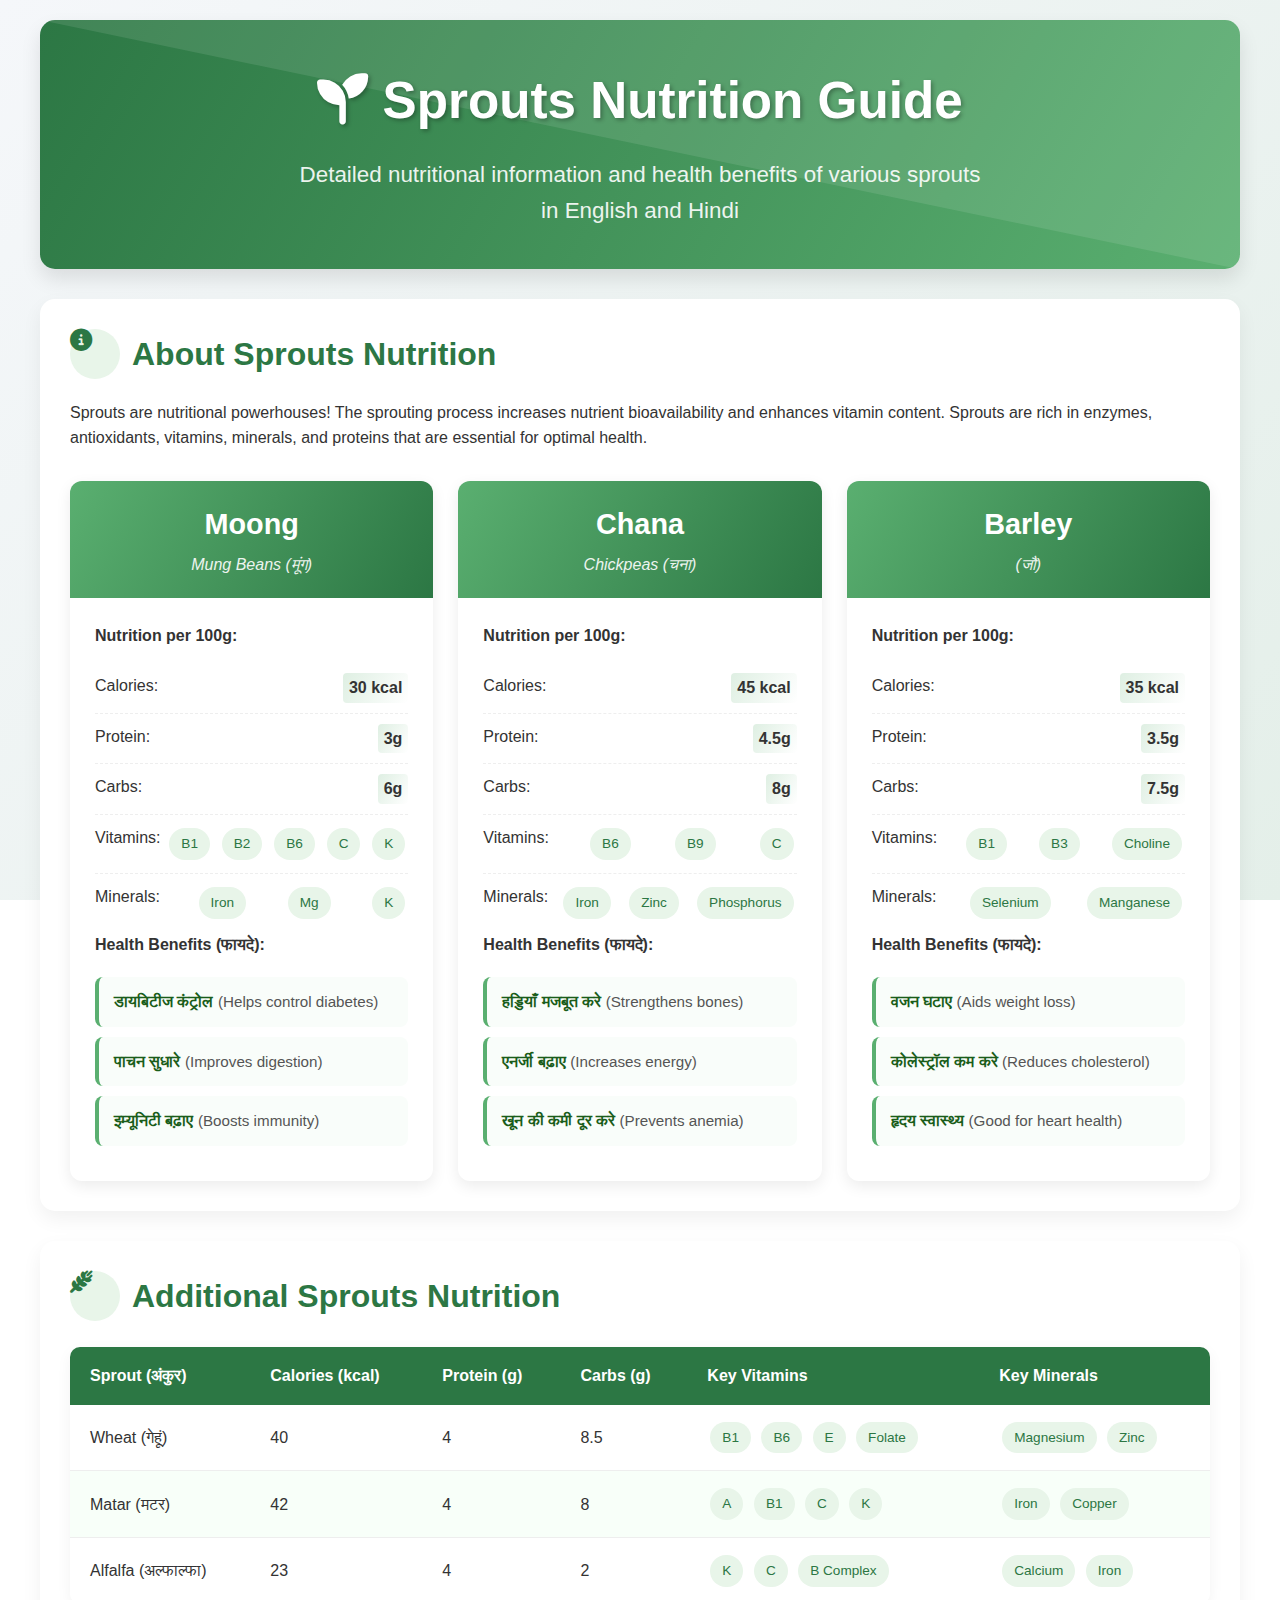
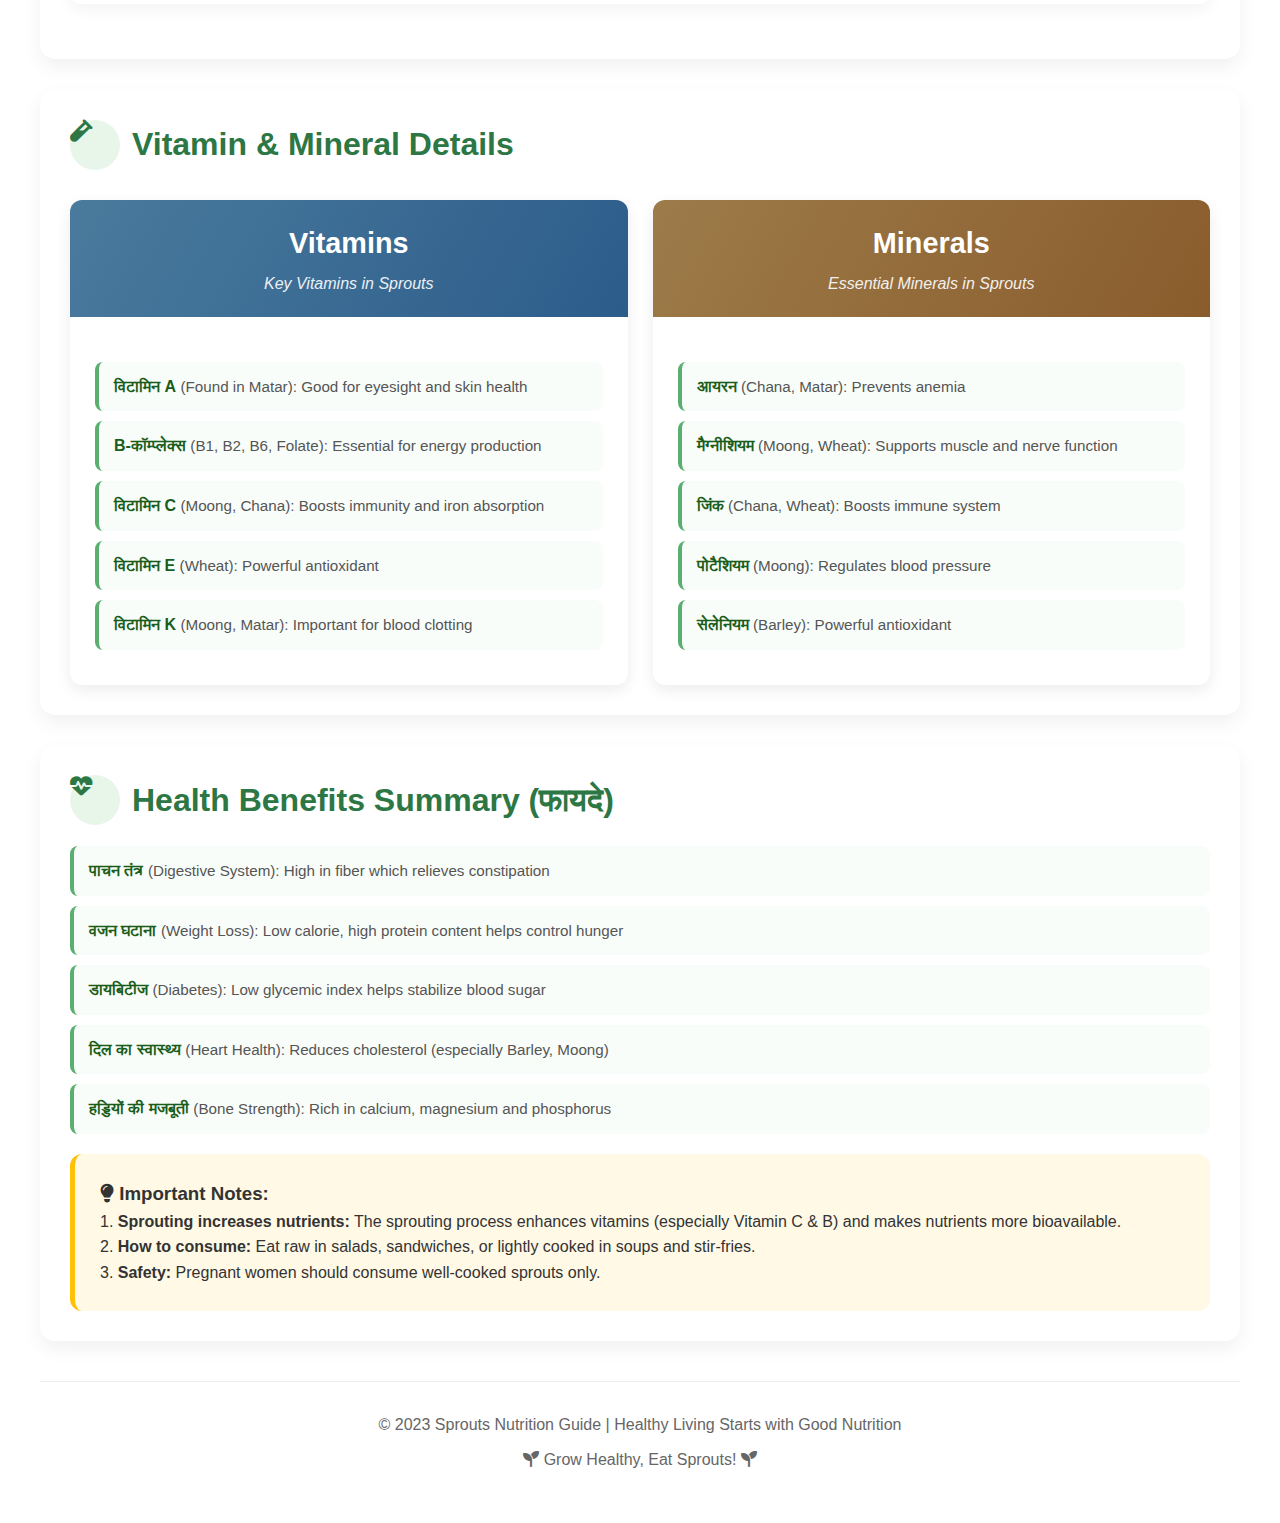
<file: nutration.html>
<!DOCTYPE html>
<html lang="en">
<head>
    <meta charset="UTF-8">
    <meta name="viewport" content="width=device-width, initial-scale=1.0">
    <title>Sprouts Nutrition Guide - Health Benefits & Nutrients</title>
    <link rel="stylesheet" href="https://cdnjs.cloudflare.com/ajax/libs/font-awesome/6.4.0/css/all.min.css">
    <style>
        * {
            margin: 0;
            padding: 0;
            box-sizing: border-box;
            font-family: 'Segoe UI', Tahoma, Geneva, Verdana, sans-serif;
        }
        
        body {
            background: linear-gradient(135deg, #f5f7fa 0%, #e4efe9 100%);
            color: #333;
            line-height: 1.6;
            padding: 20px;
            background-attachment: fixed;
        }
        
        .container {
            max-width: 1200px;
            margin: 0 auto;
        }
        
        header {
            text-align: center;
            padding: 40px 20px;
            background: linear-gradient(120deg, #2c7744, #5aaf70);
            color: white;
            border-radius: 15px;
            margin-bottom: 30px;
            box-shadow: 0 10px 20px rgba(0,0,0,0.1);
            position: relative;
            overflow: hidden;
        }
        
        header::before {
            content: "";
            position: absolute;
            top: 0;
            left: 0;
            width: 100%;
            height: 100%;
            background: url('data:image/svg+xml;utf8,<svg xmlns="http://www.w3.org/2000/svg" viewBox="0 0 100 100" preserveAspectRatio="none"><path d="M0,0 L100,0 L100,100 Z" fill="rgba(255,255,255,0.1)"/></svg>');
            background-size: cover;
        }
        
        h1 {
            font-size: 3.2rem;
            margin-bottom: 15px;
            text-shadow: 2px 2px 4px rgba(0,0,0,0.3);
            position: relative;
        }
        
        .subtitle {
            font-size: 1.4rem;
            max-width: 700px;
            margin: 0 auto;
            opacity: 0.9;
            position: relative;
        }
        
        .info-box {
            background: white;
            border-radius: 15px;
            padding: 30px;
            margin-bottom: 30px;
            box-shadow: 0 8px 20px rgba(0,0,0,0.06);
            transition: transform 0.3s ease;
        }
        
        .info-box:hover {
            transform: translateY(-5px);
        }
        
        h2 {
            color: #2c7744;
            margin-bottom: 20px;
            font-size: 2rem;
            display: flex;
            align-items: center;
            gap: 12px;
        }
        
        h2 i {
            background: #e8f5e9;
            width: 50px;
            height: 50px;
            border-radius: 50%;
            display: flex;
            align-items: center;
            justify-content: center;
            font-size: 1.4rem;
        }
        
        .sprout-grid {
            display: grid;
            grid-template-columns: repeat(auto-fit, minmax(300px, 1fr));
            gap: 25px;
            margin-top: 30px;
        }
        
        .sprout-card {
            background: white;
            border-radius: 12px;
            overflow: hidden;
            box-shadow: 0 5px 15px rgba(0,0,0,0.08);
            transition: all 0.3s ease;
            position: relative;
        }
        
        .sprout-card:hover {
            transform: translateY(-8px);
            box-shadow: 0 12px 25px rgba(0,0,0,0.15);
        }
        
        .card-header {
            background: linear-gradient(120deg, #5aaf70, #2c7744);
            color: white;
            padding: 20px;
            text-align: center;
        }
        
        .card-header h3 {
            font-size: 1.8rem;
            margin: 0;
        }
        
        .card-header p {
            font-style: italic;
            opacity: 0.9;
            margin-top: 5px;
        }
        
        .card-content {
            padding: 25px;
        }
        
        .nutrient-list {
            list-style: none;
            margin-top: 15px;
        }
        
        .nutrient-list li {
            padding: 10px 0;
            border-bottom: 1px dashed #eee;
            display: flex;
            justify-content: space-between;
        }
        
        .nutrient-list li:last-child {
            border-bottom: none;
        }
        
        .benefit-list {
            list-style: none;
            margin-top: 20px;
        }
        
        .benefit-list li {
            background: #f9fdfa;
            padding: 12px 15px;
            margin-bottom: 10px;
            border-radius: 8px;
            border-left: 4px solid #5aaf70;
        }
        
        .hindi {
            font-family: 'Nirmala UI', 'Arial Unicode MS', sans-serif;
            font-weight: bold;
            color: #1a5d1a;
        }
        
        .english {
            color: #555;
            font-size: 0.95rem;
        }
        
        .highlight {
            background: linear-gradient(120deg, rgba(92, 175, 112, 0.2), transparent);
            padding: 2px 6px;
            border-radius: 4px;
            font-weight: 600;
        }
        
        .nutrition-table {
            width: 100%;
            border-collapse: collapse;
            margin: 25px 0;
            border-radius: 10px;
            overflow: hidden;
            box-shadow: 0 5px 15px rgba(0,0,0,0.05);
        }
        
        .nutrition-table th {
            background: #2c7744;
            color: white;
            text-align: left;
            padding: 16px 20px;
            font-weight: 600;
        }
        
        .nutrition-table td {
            padding: 14px 20px;
            border-bottom: 1px solid #eee;
        }
        
        .nutrition-table tr:nth-child(even) {
            background-color: #f8fff9;
        }
        
        .nutrition-table tr:last-child td {
            border-bottom: none;
        }
        
        .tag {
            display: inline-block;
            background: #e8f5e9;
            color: #2c7744;
            padding: 5px 12px;
            border-radius: 20px;
            font-size: 0.85rem;
            margin: 3px;
            font-weight: 500;
        }
        
        .notes {
            background: #fff9e6;
            padding: 25px;
            border-radius: 12px;
            border-left: 5px solid #ffc107;
            margin-top: 20px;
        }
        
        footer {
            text-align: center;
            padding: 30px;
            color: #666;
            margin-top: 40px;
            border-top: 1px solid #eee;
        }
        
        @media (max-width: 768px) {
            .sprout-grid {
                grid-template-columns: 1fr;
            }
            
            h1 {
                font-size: 2.5rem;
            }
            
            .subtitle {
                font-size: 1.1rem;
            }
        }
    </style>
</head>
<body>
    <div class="container">
        <header>
            <h1><i class="fas fa-seedling"></i> Sprouts Nutrition Guide</h1>
            <p class="subtitle">Detailed nutritional information and health benefits of various sprouts in English and Hindi</p>
        </header>
        
        <div class="info-box">
            <h2><i class="fas fa-info-circle"></i> About Sprouts Nutrition</h2>
            <p>Sprouts are nutritional powerhouses! The sprouting process increases nutrient bioavailability and enhances vitamin content. Sprouts are rich in enzymes, antioxidants, vitamins, minerals, and proteins that are essential for optimal health.</p>
            
            <div class="sprout-grid">
                <div class="sprout-card">
                    <div class="card-header">
                        <h3>Moong</h3>
                        <p>Mung Beans (मूंग)</p>
                    </div>
                    <div class="card-content">
                        <p><strong>Nutrition per 100g:</strong></p>
                        <ul class="nutrient-list">
                            <li>Calories: <span class="highlight">30 kcal</span></li>
                            <li>Protein: <span class="highlight">3g</span></li>
                            <li>Carbs: <span class="highlight">6g</span></li>
                            <li>Vitamins: <span class="tag">B1</span> <span class="tag">B2</span> <span class="tag">B6</span> <span class="tag">C</span> <span class="tag">K</span></li>
                            <li>Minerals: <span class="tag">Iron</span> <span class="tag">Mg</span> <span class="tag">K</span></li>
                        </ul>
                        
                        <p><strong>Health Benefits (फायदे):</strong></p>
                        <ul class="benefit-list">
                            <li><span class="hindi">डायबिटीज कंट्रोल</span> <span class="english">(Helps control diabetes)</span></li>
                            <li><span class="hindi">पाचन सुधारे</span> <span class="english">(Improves digestion)</span></li>
                            <li><span class="hindi">इम्यूनिटी बढ़ाए</span> <span class="english">(Boosts immunity)</span></li>
                        </ul>
                    </div>
                </div>
                
                <div class="sprout-card">
                    <div class="card-header">
                        <h3>Chana</h3>
                        <p>Chickpeas (चना)</p>
                    </div>
                    <div class="card-content">
                        <p><strong>Nutrition per 100g:</strong></p>
                        <ul class="nutrient-list">
                            <li>Calories: <span class="highlight">45 kcal</span></li>
                            <li>Protein: <span class="highlight">4.5g</span></li>
                            <li>Carbs: <span class="highlight">8g</span></li>
                            <li>Vitamins: <span class="tag">B6</span> <span class="tag">B9</span> <span class="tag">C</span></li>
                            <li>Minerals: <span class="tag">Iron</span> <span class="tag">Zinc</span> <span class="tag">Phosphorus</span></li>
                        </ul>
                        
                        <p><strong>Health Benefits (फायदे):</strong></p>
                        <ul class="benefit-list">
                            <li><span class="hindi">हड्डियाँ मजबूत करे</span> <span class="english">(Strengthens bones)</span></li>
                            <li><span class="hindi">एनर्जी बढ़ाए</span> <span class="english">(Increases energy)</span></li>
                            <li><span class="hindi">खून की कमी दूर करे</span> <span class="english">(Prevents anemia)</span></li>
                        </ul>
                    </div>
                </div>
                
                <div class="sprout-card">
                    <div class="card-header">
                        <h3>Barley</h3>
                        <p>(जौ)</p>
                    </div>
                    <div class="card-content">
                        <p><strong>Nutrition per 100g:</strong></p>
                        <ul class="nutrient-list">
                            <li>Calories: <span class="highlight">35 kcal</span></li>
                            <li>Protein: <span class="highlight">3.5g</span></li>
                            <li>Carbs: <span class="highlight">7.5g</span></li>
                            <li>Vitamins: <span class="tag">B1</span> <span class="tag">B3</span> <span class="tag">Choline</span></li>
                            <li>Minerals: <span class="tag">Selenium</span> <span class="tag">Manganese</span></li>
                        </ul>
                        
                        <p><strong>Health Benefits (फायदे):</strong></p>
                        <ul class="benefit-list">
                            <li><span class="hindi">वजन घटाए</span> <span class="english">(Aids weight loss)</span></li>
                            <li><span class="hindi">कोलेस्ट्रॉल कम करे</span> <span class="english">(Reduces cholesterol)</span></li>
                            <li><span class="hindi">हृदय स्वास्थ्य</span> <span class="english">(Good for heart health)</span></li>
                        </ul>
                    </div>
                </div>
            </div>
        </div>
        
        <div class="info-box">
            <h2><i class="fas fa-wheat-alt"></i> Additional Sprouts Nutrition</h2>
            
            <table class="nutrition-table">
                <thead>
                    <tr>
                        <th>Sprout (अंकुर)</th>
                        <th>Calories (kcal)</th>
                        <th>Protein (g)</th>
                        <th>Carbs (g)</th>
                        <th>Key Vitamins</th>
                        <th>Key Minerals</th>
                    </tr>
                </thead>
                <tbody>
                    <tr>
                        <td>Wheat (गेहूं)</td>
                        <td>40</td>
                        <td>4</td>
                        <td>8.5</td>
                        <td><span class="tag">B1</span> <span class="tag">B6</span> <span class="tag">E</span> <span class="tag">Folate</span></td>
                        <td><span class="tag">Magnesium</span> <span class="tag">Zinc</span></td>
                    </tr>
                    <tr>
                        <td>Matar (मटर)</td>
                        <td>42</td>
                        <td>4</td>
                        <td>8</td>
                        <td><span class="tag">A</span> <span class="tag">B1</span> <span class="tag">C</span> <span class="tag">K</span></td>
                        <td><span class="tag">Iron</span> <span class="tag">Copper</span></td>
                    </tr>
                    <tr>
                        <td>Alfalfa (अल्फाल्फा)</td>
                        <td>23</td>
                        <td>4</td>
                        <td>2</td>
                        <td><span class="tag">K</span> <span class="tag">C</span> <span class="tag">B Complex</span></td>
                        <td><span class="tag">Calcium</span> <span class="tag">Iron</span></td>
                    </tr>
                </tbody>
            </table>
        </div>
        
        <div class="info-box">
            <h2><i class="fas fa-vial"></i> Vitamin & Mineral Details</h2>
            
            <div class="sprout-grid">
                <div class="sprout-card">
                    <div class="card-header" style="background: linear-gradient(120deg, #4a7b9d, #2c5c8a);">
                        <h3>Vitamins</h3>
                        <p>Key Vitamins in Sprouts</p>
                    </div>
                    <div class="card-content">
                        <ul class="benefit-list">
                            <li><span class="hindi">विटामिन A</span> <span class="english">(Found in Matar): Good for eyesight and skin health</span></li>
                            <li><span class="hindi">B-कॉम्प्लेक्स</span> <span class="english">(B1, B2, B6, Folate): Essential for energy production</span></li>
                            <li><span class="hindi">विटामिन C</span> <span class="english">(Moong, Chana): Boosts immunity and iron absorption</span></li>
                            <li><span class="hindi">विटामिन E</span> <span class="english">(Wheat): Powerful antioxidant</span></li>
                            <li><span class="hindi">विटामिन K</span> <span class="english">(Moong, Matar): Important for blood clotting</span></li>
                        </ul>
                    </div>
                </div>
                
                <div class="sprout-card">
                    <div class="card-header" style="background: linear-gradient(120deg, #9d7b4a, #8a5c2c);">
                        <h3>Minerals</h3>
                        <p>Essential Minerals in Sprouts</p>
                    </div>
                    <div class="card-content">
                        <ul class="benefit-list">
                            <li><span class="hindi">आयरन</span> <span class="english">(Chana, Matar): Prevents anemia</span></li>
                            <li><span class="hindi">मैग्नीशियम</span> <span class="english">(Moong, Wheat): Supports muscle and nerve function</span></li>
                            <li><span class="hindi">जिंक</span> <span class="english">(Chana, Wheat): Boosts immune system</span></li>
                            <li><span class="hindi">पोटैशियम</span> <span class="english">(Moong): Regulates blood pressure</span></li>
                            <li><span class="hindi">सेलेनियम</span> <span class="english">(Barley): Powerful antioxidant</span></li>
                        </ul>
                    </div>
                </div>
            </div>
        </div>
        
        <div class="info-box">
            <h2><i class="fas fa-heartbeat"></i> Health Benefits Summary (फायदे)</h2>
            
            <ul class="benefit-list" style="margin-top: 20px;">
                <li><span class="hindi">पाचन तंत्र</span> <span class="english">(Digestive System): High in fiber which relieves constipation</span></li>
                <li><span class="hindi">वजन घटाना</span> <span class="english">(Weight Loss): Low calorie, high protein content helps control hunger</span></li>
                <li><span class="hindi">डायबिटीज</span> <span class="english">(Diabetes): Low glycemic index helps stabilize blood sugar</span></li>
                <li><span class="hindi">दिल का स्वास्थ्य</span> <span class="english">(Heart Health): Reduces cholesterol (especially Barley, Moong)</span></li>
                <li><span class="hindi">हड्डियों की मजबूती</span> <span class="english">(Bone Strength): Rich in calcium, magnesium and phosphorus</span></li>
            </ul>
            
            <div class="notes">
                <h3><i class="fas fa-lightbulb"></i> Important Notes:</h3>
                <p>1. <strong>Sprouting increases nutrients:</strong> The sprouting process enhances vitamins (especially Vitamin C & B) and makes nutrients more bioavailable.</p>
                <p>2. <strong>How to consume:</strong> Eat raw in salads, sandwiches, or lightly cooked in soups and stir-fries.</p>
                <p>3. <strong>Safety:</strong> Pregnant women should consume well-cooked sprouts only.</p>
            </div>
        </div>
        
        <footer>
            <p>© 2023 Sprouts Nutrition Guide | Healthy Living Starts with Good Nutrition</p>
            <p style="margin-top: 10px;"><i class="fas fa-seedling"></i> Grow Healthy, Eat Sprouts! <i class="fas fa-seedling"></i></p>
        </footer>
    </div>
</body>
</html>
</file>
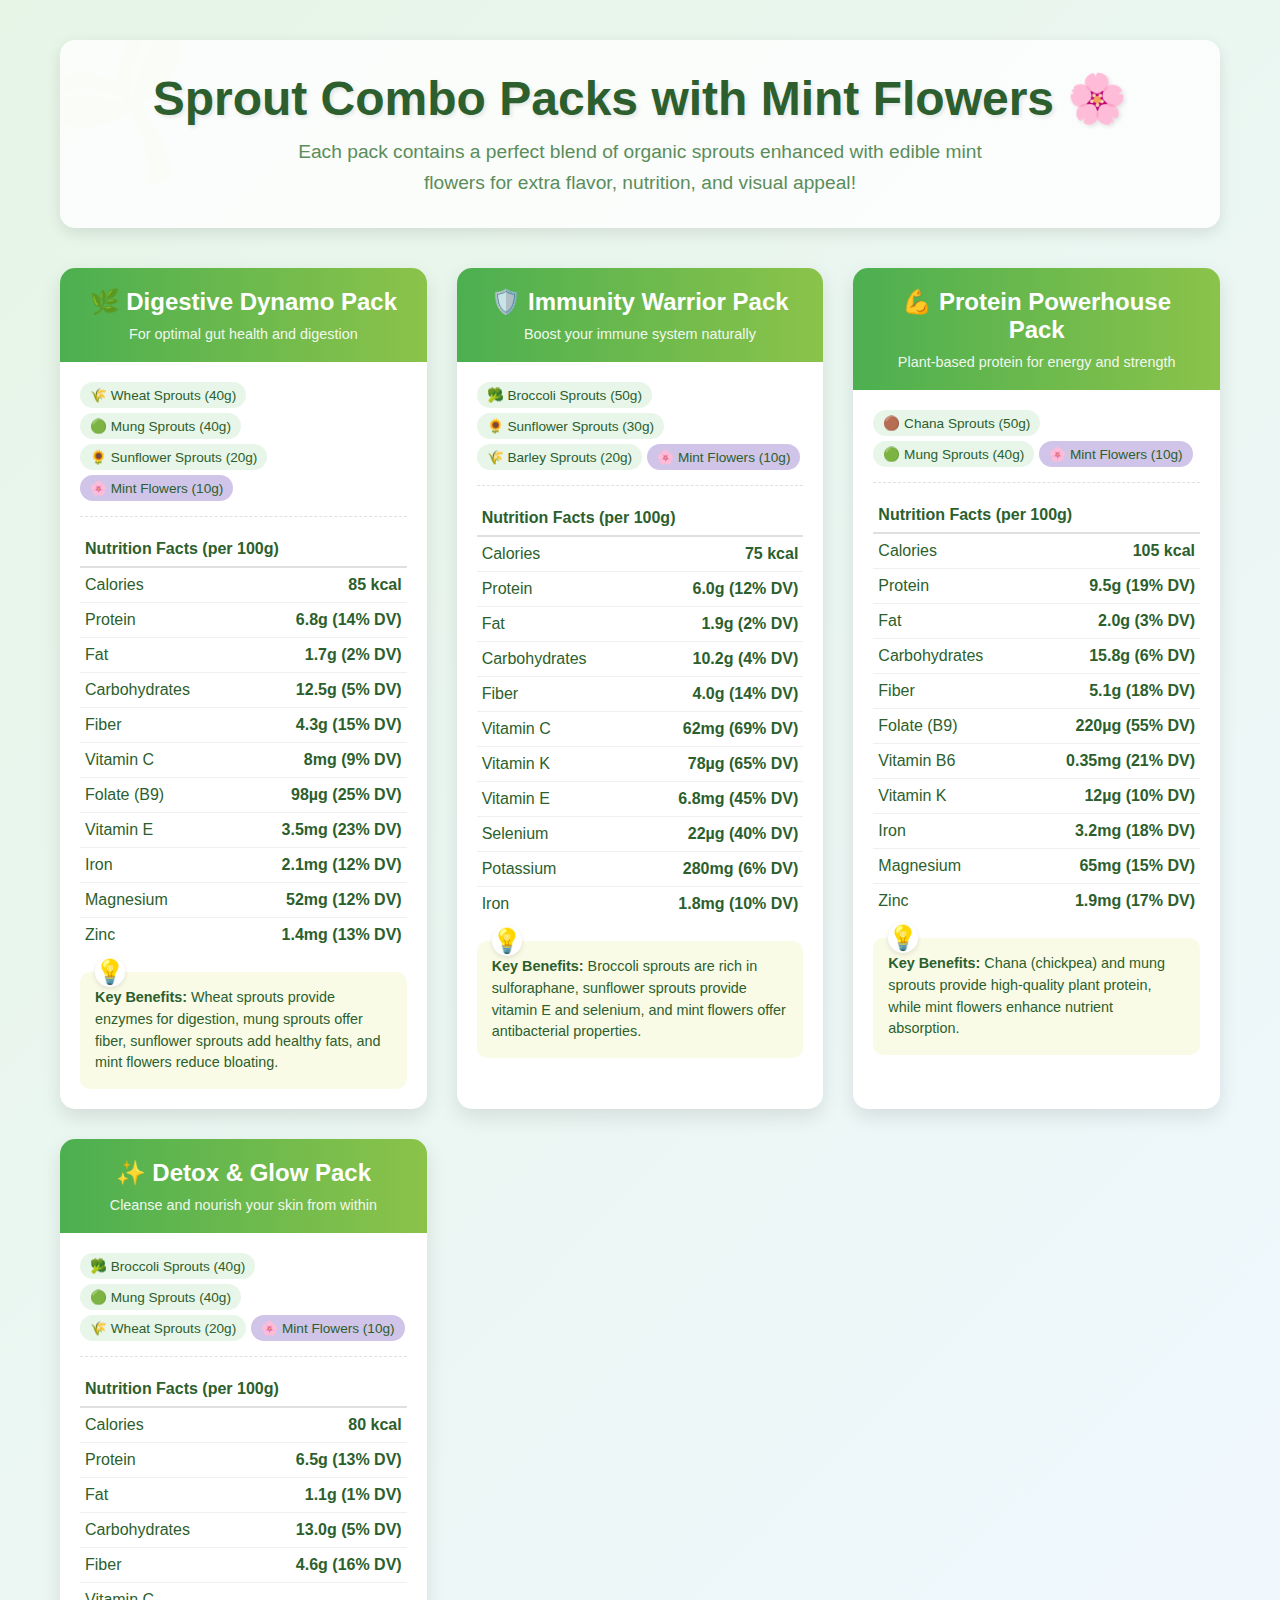
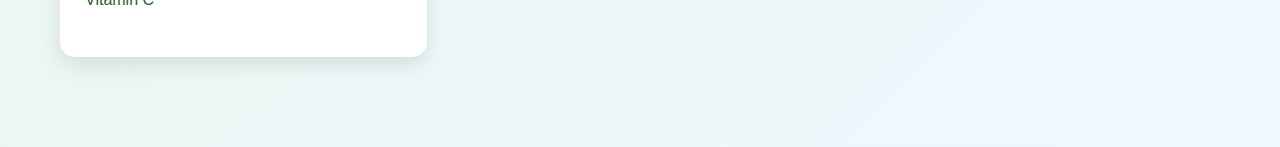
<file: nutrition.html>
<!DOCTYPE html>
<html lang="en">
<head>
    <meta charset="UTF-8">
    <meta name="viewport" content="width=device-width, initial-scale=1.0">
    <title>Sprout Combo Packs with Mint Flowers</title>
    <style>
        * {
            margin: 0;
            padding: 0;
            box-sizing: border-box;
            font-family: 'Segoe UI', Tahoma, Geneva, Verdana, sans-serif;
        }
        
        body {
            background: linear-gradient(135deg, #e6f5e6 0%, #f0f8ff 100%);
            color: #2c5f2d;
            padding: 20px;
            min-height: 100vh;
        }
        
        .container {
            max-width: 1200px;
            margin: 0 auto;
            padding: 20px;
        }
        
        header {
            text-align: center;
            padding: 30px 0;
            margin-bottom: 40px;
            background: rgba(255, 255, 255, 0.8);
            border-radius: 15px;
            box-shadow: 0 5px 15px rgba(0,0,0,0.1);
            position: relative;
            overflow: hidden;
        }
        
        header::before {
            content: "🌱";
            position: absolute;
            font-size: 150px;
            opacity: 0.1;
            top: -20px;
            left: -30px;
            transform: rotate(-20deg);
            z-index: -1;
        }
        
        h1 {
            font-size: 3rem;
            margin-bottom: 10px;
            color: #2c5f2d;
            text-shadow: 2px 2px 4px rgba(0,0,0,0.1);
        }
        
        .subtitle {
            font-size: 1.2rem;
            color: #5a8d5a;
            max-width: 700px;
            margin: 0 auto;
            line-height: 1.6;
        }
        
        .packs-container {
            display: grid;
            grid-template-columns: repeat(auto-fit, minmax(300px, 1fr));
            gap: 30px;
            margin-bottom: 50px;
        }
        
        .pack {
            background: white;
            border-radius: 15px;
            overflow: hidden;
            box-shadow: 0 8px 20px rgba(0,0,0,0.1);
            transition: transform 0.3s ease, box-shadow 0.3s ease;
            position: relative;
        }
        
        .pack:hover {
            transform: translateY(-10px);
            box-shadow: 0 15px 30px rgba(0,0,0,0.15);
        }
        
        .pack-header {
            padding: 20px;
            text-align: center;
            background: linear-gradient(to right, #4caf50, #8bc34a);
            color: white;
        }
        
        .pack-title {
            font-size: 1.5rem;
            margin-bottom: 10px;
            display: flex;
            align-items: center;
            justify-content: center;
            gap: 10px;
        }
        
        .pack-description {
            font-size: 0.9rem;
            opacity: 0.9;
        }
        
        .pack-content {
            padding: 20px;
        }
        
        .ingredients {
            margin-bottom: 15px;
            padding-bottom: 15px;
            border-bottom: 1px dashed #e0e0e0;
            display: flex;
            flex-wrap: wrap;
            gap: 5px;
        }
        
        .ingredient-tag {
            background: #e8f5e9;
            padding: 5px 10px;
            border-radius: 20px;
            font-size: 0.85rem;
            display: inline-flex;
            align-items: center;
            gap: 5px;
        }
        
        .mint-flower-tag {
            background: #d1c4e9;
        }
        
        .nutrition-label {
            width: 100%;
            border-collapse: collapse;
            margin-bottom: 20px;
        }
        
        .nutrition-label th {
            text-align: left;
            padding: 8px 5px;
            font-weight: 600;
            border-bottom: 2px solid #e0e0e0;
        }
        
        .nutrition-label td {
            padding: 8px 5px;
            border-bottom: 1px solid #f0f0f0;
        }
        
        .nutrition-label tr:last-child td {
            border-bottom: none;
        }
        
        .nutrition-label .value {
            text-align: right;
            font-weight: 600;
        }
        
        .benefits {
            background: #f9fbe7;
            padding: 15px;
            border-radius: 10px;
            font-size: 0.9rem;
            line-height: 1.5;
            position: relative;
        }
        
        .benefits::before {
            content: "💡";
            position: absolute;
            top: -15px;
            left: 15px;
            font-size: 1.5rem;
            background: white;
            border-radius: 50%;
            width: 30px;
            height: 30px;
            display: flex;
            align-items: center;
            justify-content: center;
            box-shadow: 0 2px 5px rgba(0,0,0,0.1);
        }
        
        .mint-flower-section {
            background: linear-gradient(to right, #d1c4e9, #b39ddb);
            color: #4a148c;
            padding: 20px;
            border-radius: 15px;
            margin-top: 40px;
            box-shadow: 0 5px 15px rgba(0,0,0,0.1);
        }
        
        .mint-title {
            display: flex;
            align-items: center;
            gap: 10px;
            margin-bottom: 15px;
            font-size: 1.8rem;
        }
        
        .mint-content {
            display: grid;
            grid-template-columns: 1fr 1fr;
            gap: 20px;
        }
        
        .mint-benefits, .mint-nutrition {
            background: rgba(255, 255, 255, 0.8);
            padding: 20px;
            border-radius: 10px;
        }
        
        .mint-benefits h3, .mint-nutrition h3 {
            margin-bottom: 15px;
            color: #6a1b9a;
            display: flex;
            align-items: center;
            gap: 8px;
        }
        
        .mint-benefits ul {
            padding-left: 20px;
        }
        
        .mint-benefits li {
            margin-bottom: 10px;
            position: relative;
        }
        
        .mint-benefits li::before {
            content: "🌸";
            position: absolute;
            left: -25px;
        }
        
        .surprise-container {
            text-align: center;
            margin: 40px 0;
            padding: 30px;
            background: linear-gradient(135deg, #ffeb3b, #ff9800);
            border-radius: 15px;
            color: #5d4037;
            position: relative;
            overflow: hidden;
        }
        
        .surprise-title {
            font-size: 2rem;
            margin-bottom: 20px;
            display: flex;
            justify-content: center;
            align-items: center;
            gap: 15px;
        }
        
        .surprise-content {
            max-width: 700px;
            margin: 0 auto;
            font-size: 1.1rem;
            line-height: 1.6;
            position: relative;
            z-index: 2;
        }
        
        .sprout-animation {
            position: absolute;
            bottom: 0;
            left: 0;
            width: 100%;
            height: 50px;
            overflow: hidden;
        }
        
        .sprout {
            position: absolute;
            bottom: 0;
            font-size: 2rem;
            animation: grow 4s infinite ease-in;
        }
        
        @keyframes grow {
            0% { transform: translateY(100px) scale(0.5); opacity: 0; }
            20% { transform: translateY(0) scale(1); opacity: 1; }
            80% { transform: translateY(0) scale(1); opacity: 1; }
            100% { transform: translateY(-100px) scale(0.5); opacity: 0; }
        }
        
        footer {
            text-align: center;
            padding: 30px;
            margin-top: 40px;
            background: rgba(255, 255, 255, 0.8);
            border-radius: 15px;
            color: #5a8d5a;
            box-shadow: 0 -3px 10px rgba(0,0,0,0.05);
        }
        
        @media (max-width: 768px) {
            .mint-content {
                grid-template-columns: 1fr;
            }
            
            h1 {
                font-size: 2.2rem;
            }
            
            .surprise-title {
                font-size: 1.6rem;
            }
        }
    </style>
</head>
<body>
    <div class="container">
        <header>
            <h1>Sprout Combo Packs with Mint Flowers 🌸</h1>
            <p class="subtitle">Each pack contains a perfect blend of organic sprouts enhanced with edible mint flowers for extra flavor, nutrition, and visual appeal!</p>
        </header>
        
        <div class="packs-container">
            <!-- Digestive Dynamo Pack -->
            <div class="pack">
                <div class="pack-header">
                    <h2 class="pack-title">🌿 Digestive Dynamo Pack</h2>
                    <p class="pack-description">For optimal gut health and digestion</p>
                </div>
                <div class="pack-content">
                    <div class="ingredients">
                        <span class="ingredient-tag">🌾 Wheat Sprouts (40g)</span>
                        <span class="ingredient-tag">🟢 Mung Sprouts (40g)</span>
                        <span class="ingredient-tag">🌻 Sunflower Sprouts (20g)</span>
                        <span class="ingredient-tag mint-flower-tag">🌸 Mint Flowers (10g)</span>
                    </div>
                    
                    <table class="nutrition-label">
                        <tr>
                            <th colspan="2">Nutrition Facts (per 100g)</th>
                        </tr>
                        <tr>
                            <td>Calories</td>
                            <td class="value">85 kcal</td>
                        </tr>
                        <tr>
                            <td>Protein</td>
                            <td class="value">6.8g (14% DV)</td>
                        </tr>
                        <tr>
                            <td>Fat</td>
                            <td class="value">1.7g (2% DV)</td>
                        </tr>
                        <tr>
                            <td>Carbohydrates</td>
                            <td class="value">12.5g (5% DV)</td>
                        </tr>
                        <tr>
                            <td>Fiber</td>
                            <td class="value">4.3g (15% DV)</td>
                        </tr>
                        <tr>
                            <td>Vitamin C</td>
                            <td class="value">8mg (9% DV)</td>
                        </tr>
                        <tr>
                            <td>Folate (B9)</td>
                            <td class="value">98µg (25% DV)</td>
                        </tr>
                        <tr>
                            <td>Vitamin E</td>
                            <td class="value">3.5mg (23% DV)</td>
                        </tr>
                        <tr>
                            <td>Iron</td>
                            <td class="value">2.1mg (12% DV)</td>
                        </tr>
                        <tr>
                            <td>Magnesium</td>
                            <td class="value">52mg (12% DV)</td>
                        </tr>
                        <tr>
                            <td>Zinc</td>
                            <td class="value">1.4mg (13% DV)</td>
                        </tr>
                    </table>
                    
                    <div class="benefits">
                        <strong>Key Benefits:</strong> Wheat sprouts provide enzymes for digestion, mung sprouts offer fiber, sunflower sprouts add healthy fats, and mint flowers reduce bloating.
                    </div>
                </div>
            </div>
            
            <!-- Immunity Warrior Pack -->
            <div class="pack">
                <div class="pack-header">
                    <h2 class="pack-title">🛡️ Immunity Warrior Pack</h2>
                    <p class="pack-description">Boost your immune system naturally</p>
                </div>
                <div class="pack-content">
                    <div class="ingredients">
                        <span class="ingredient-tag">🥦 Broccoli Sprouts (50g)</span>
                        <span class="ingredient-tag">🌻 Sunflower Sprouts (30g)</span>
                        <span class="ingredient-tag">🌾 Barley Sprouts (20g)</span>
                        <span class="ingredient-tag mint-flower-tag">🌸 Mint Flowers (10g)</span>
                    </div>
                    
                    <table class="nutrition-label">
                        <tr>
                            <th colspan="2">Nutrition Facts (per 100g)</th>
                        </tr>
                        <tr>
                            <td>Calories</td>
                            <td class="value">75 kcal</td>
                        </tr>
                        <tr>
                            <td>Protein</td>
                            <td class="value">6.0g (12% DV)</td>
                        </tr>
                        <tr>
                            <td>Fat</td>
                            <td class="value">1.9g (2% DV)</td>
                        </tr>
                        <tr>
                            <td>Carbohydrates</td>
                            <td class="value">10.2g (4% DV)</td>
                        </tr>
                        <tr>
                            <td>Fiber</td>
                            <td class="value">4.0g (14% DV)</td>
                        </tr>
                        <tr>
                            <td>Vitamin C</td>
                            <td class="value">62mg (69% DV)</td>
                        </tr>
                        <tr>
                            <td>Vitamin K</td>
                            <td class="value">78µg (65% DV)</td>
                        </tr>
                        <tr>
                            <td>Vitamin E</td>
                            <td class="value">6.8mg (45% DV)</td>
                        </tr>
                        <tr>
                            <td>Selenium</td>
                            <td class="value">22µg (40% DV)</td>
                        </tr>
                        <tr>
                            <td>Potassium</td>
                            <td class="value">280mg (6% DV)</td>
                        </tr>
                        <tr>
                            <td>Iron</td>
                            <td class="value">1.8mg (10% DV)</td>
                        </tr>
                    </table>
                    
                    <div class="benefits">
                        <strong>Key Benefits:</strong> Broccoli sprouts are rich in sulforaphane, sunflower sprouts provide vitamin E and selenium, and mint flowers offer antibacterial properties.
                    </div>
                </div>
            </div>
            
            <!-- Protein Powerhouse Pack -->
            <div class="pack">
                <div class="pack-header">
                    <h2 class="pack-title">💪 Protein Powerhouse Pack</h2>
                    <p class="pack-description">Plant-based protein for energy and strength</p>
                </div>
                <div class="pack-content">
                    <div class="ingredients">
                        <span class="ingredient-tag">🟤 Chana Sprouts (50g)</span>
                        <span class="ingredient-tag">🟢 Mung Sprouts (40g)</span>
                        <span class="ingredient-tag mint-flower-tag">🌸 Mint Flowers (10g)</span>
                    </div>
                    
                    <table class="nutrition-label">
                        <tr>
                            <th colspan="2">Nutrition Facts (per 100g)</th>
                        </tr>
                        <tr>
                            <td>Calories</td>
                            <td class="value">105 kcal</td>
                        </tr>
                        <tr>
                            <td>Protein</td>
                            <td class="value">9.5g (19% DV)</td>
                        </tr>
                        <tr>
                            <td>Fat</td>
                            <td class="value">2.0g (3% DV)</td>
                        </tr>
                        <tr>
                            <td>Carbohydrates</td>
                            <td class="value">15.8g (6% DV)</td>
                        </tr>
                        <tr>
                            <td>Fiber</td>
                            <td class="value">5.1g (18% DV)</td>
                        </tr>
                        <tr>
                            <td>Folate (B9)</td>
                            <td class="value">220µg (55% DV)</td>
                        </tr>
                        <tr>
                            <td>Vitamin B6</td>
                            <td class="value">0.35mg (21% DV)</td>
                        </tr>
                        <tr>
                            <td>Vitamin K</td>
                            <td class="value">12µg (10% DV)</td>
                        </tr>
                        <tr>
                            <td>Iron</td>
                            <td class="value">3.2mg (18% DV)</td>
                        </tr>
                        <tr>
                            <td>Magnesium</td>
                            <td class="value">65mg (15% DV)</td>
                        </tr>
                        <tr>
                            <td>Zinc</td>
                            <td class="value">1.9mg (17% DV)</td>
                        </tr>
                    </table>
                    
                    <div class="benefits">
                        <strong>Key Benefits:</strong> Chana (chickpea) and mung sprouts provide high-quality plant protein, while mint flowers enhance nutrient absorption.
                    </div>
                </div>
            </div>
            
            <!-- Detox & Glow Pack -->
            <div class="pack">
                <div class="pack-header">
                    <h2 class="pack-title">✨ Detox & Glow Pack</h2>
                    <p class="pack-description">Cleanse and nourish your skin from within</p>
                </div>
                <div class="pack-content">
                    <div class="ingredients">
                        <span class="ingredient-tag">🥦 Broccoli Sprouts (40g)</span>
                        <span class="ingredient-tag">🟢 Mung Sprouts (40g)</span>
                        <span class="ingredient-tag">🌾 Wheat Sprouts (20g)</span>
                        <span class="ingredient-tag mint-flower-tag">🌸 Mint Flowers (10g)</span>
                    </div>
                    
                    <table class="nutrition-label">
                        <tr>
                            <th colspan="2">Nutrition Facts (per 100g)</th>
                        </tr>
                        <tr>
                            <td>Calories</td>
                            <td class="value">80 kcal</td>
                        </tr>
                        <tr>
                            <td>Protein</td>
                            <td class="value">6.5g (13% DV)</td>
                        </tr>
                        <tr>
                            <td>Fat</td>
                            <td class="value">1.1g (1% DV)</td>
                        </tr>
                        <tr>
                            <td>Carbohydrates</td>
                            <td class="value">13.0g (5% DV)</td>
                        </tr>
                        <tr>
                            <td>Fiber</td>
                            <td class="value">4.6g (16% DV)</td>
                        </tr>
                        <tr>
                            <td>Vitamin C</td>
</file>
